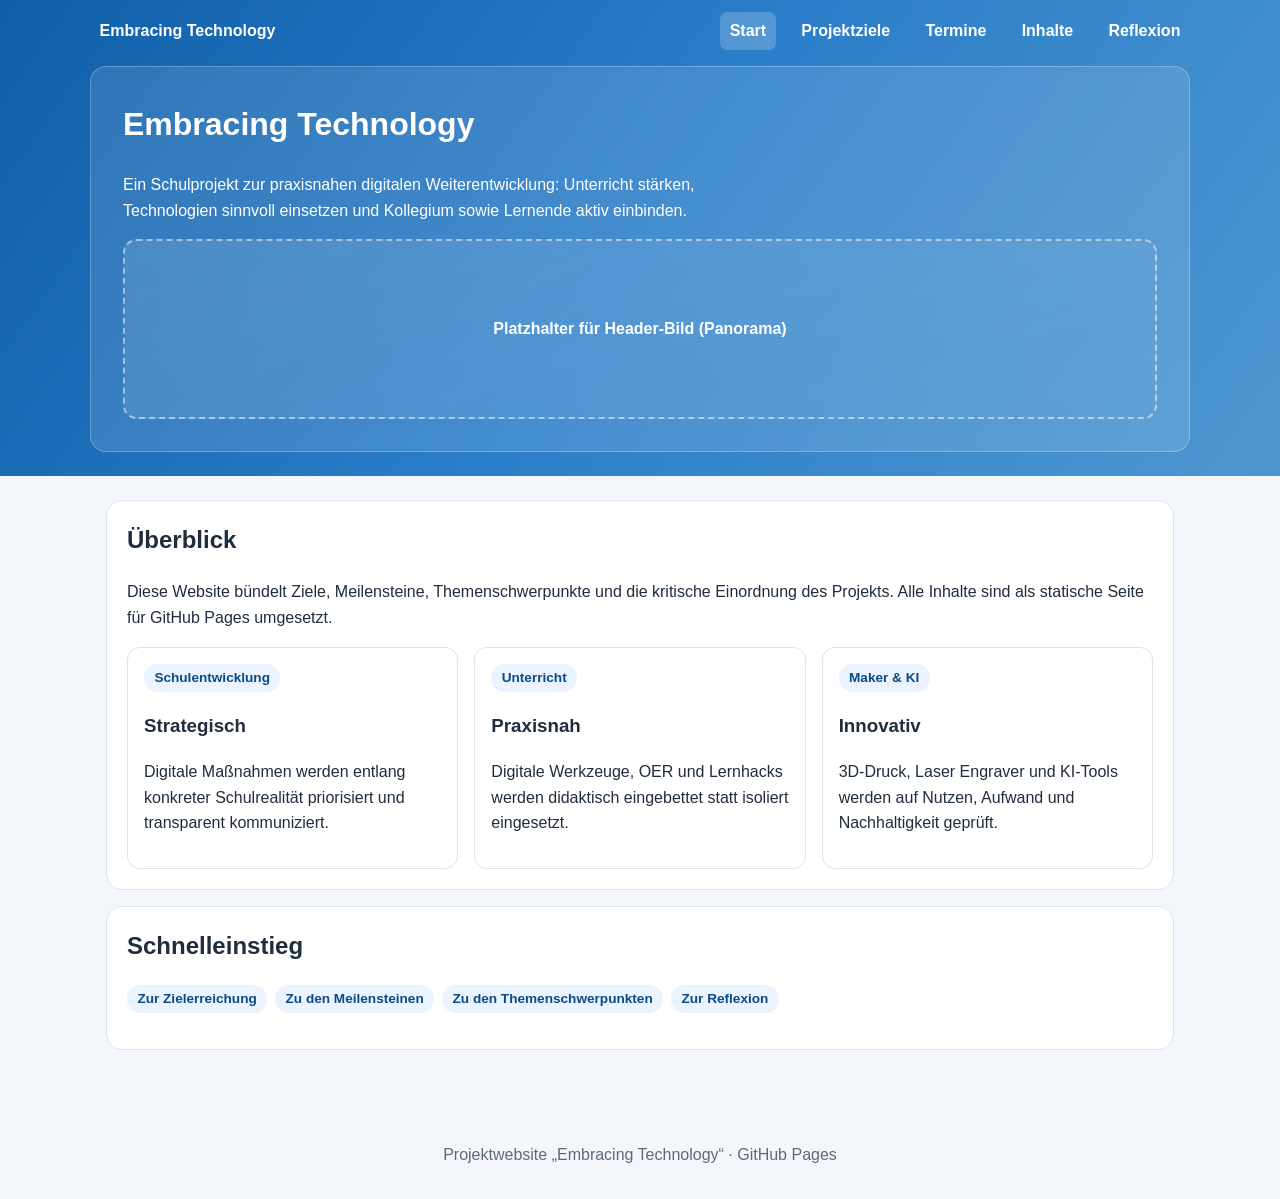
<file: index.html>
<!doctype html>
<html lang="de">
<head>
  <meta charset="utf-8">
  <meta name="viewport" content="width=device-width, initial-scale=1">
  <title>Embracing Technology – Startseite</title>
  <meta name="description" content="Projektwebsite Embracing Technology: Schulentwicklung, Unterricht und digitale Werkzeuge.">
  <link rel="stylesheet" href="assets/styles.css">
  <script defer src="assets/script.js"></script>
</head>
<body>
<a class="skip-link" href="#inhalt">Zum Inhalt springen</a>
<header class="site-header">
  <nav class="nav" aria-label="Hauptnavigation">
    <a class="brand" href="index.html">Embracing Technology</a>
    <a href="index.html" aria-current="page">Start</a>
    <a href="ziele.html">Projektziele</a>
    <a href="termine.html">Termine</a>
    <a href="inhalte.html">Inhalte</a>
    <a href="reflexion.html">Reflexion</a>
  </nav>
  <div class="hero">
    <h1>Embracing Technology</h1>
    <p>Ein Schulprojekt zur praxisnahen digitalen Weiterentwicklung: Unterricht stärken, Technologien sinnvoll einsetzen und Kollegium sowie Lernende aktiv einbinden.</p>
    <div class="hero-image-placeholder" role="img" aria-label="Platzhalter für breites Kopfbild mit Schulklasse, Technologie und Zusammenarbeit">Platzhalter für Header-Bild (Panorama)</div>
  </div>
</header>
<main id="inhalt">
  <section>
    <h2>Überblick</h2>
    <p>Diese Website bündelt Ziele, Meilensteine, Themenschwerpunkte und die kritische Einordnung des Projekts. Alle Inhalte sind als statische Seite für GitHub Pages umgesetzt.</p>
    <div class="grid cards">
      <article class="card">
        <span class="badge">Schulentwicklung</span>
        <h3>Strategisch</h3>
        <p>Digitale Maßnahmen werden entlang konkreter Schulrealität priorisiert und transparent kommuniziert.</p>
      </article>
      <article class="card">
        <span class="badge">Unterricht</span>
        <h3>Praxisnah</h3>
        <p>Digitale Werkzeuge, OER und Lernhacks werden didaktisch eingebettet statt isoliert eingesetzt.</p>
      </article>
      <article class="card">
        <span class="badge">Maker & KI</span>
        <h3>Innovativ</h3>
        <p>3D-Druck, Laser Engraver und KI-Tools werden auf Nutzen, Aufwand und Nachhaltigkeit geprüft.</p>
      </article>
    </div>
  </section>
  <section>
    <h2>Schnelleinstieg</h2>
    <div class="button-row" role="navigation" aria-label="Schnellnavigation">
      <a class="badge" href="ziele.html">Zur Zielerreichung</a>
      <a class="badge" href="termine.html">Zu den Meilensteinen</a>
      <a class="badge" href="inhalte.html">Zu den Themenschwerpunkten</a>
      <a class="badge" href="reflexion.html">Zur Reflexion</a>
    </div>
  </section>
</main>
<footer class="site-footer">Projektwebsite „Embracing Technology“ · GitHub Pages</footer>
</body>
</html>
</file>
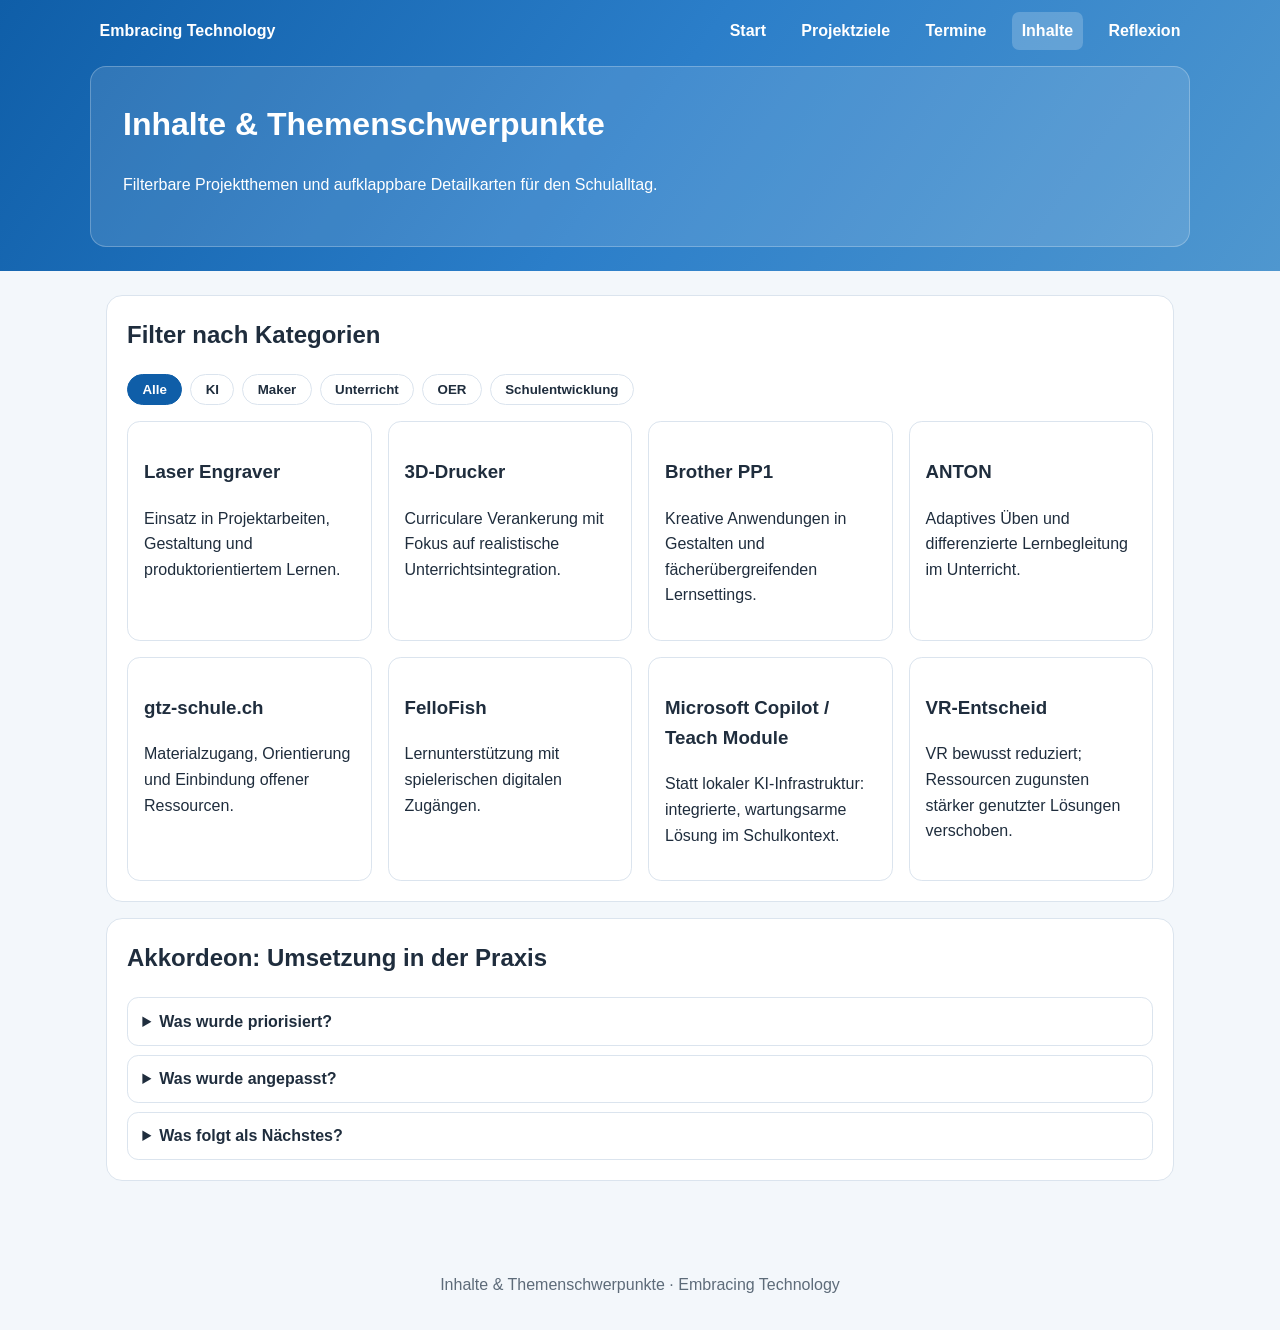
<file: inhalte.html>
<!doctype html>
<html lang="de">
<head>
  <meta charset="utf-8">
  <meta name="viewport" content="width=device-width, initial-scale=1">
  <title>Embracing Technology – Inhalte</title>
  <link rel="stylesheet" href="assets/styles.css">
  <script defer src="assets/script.js"></script>
</head>
<body>
<a class="skip-link" href="#inhalt">Zum Inhalt springen</a>
<header class="site-header">
  <nav class="nav" aria-label="Hauptnavigation">
    <a class="brand" href="index.html">Embracing Technology</a>
    <a href="index.html">Start</a>
    <a href="ziele.html">Projektziele</a>
    <a href="termine.html">Termine</a>
    <a href="inhalte.html" aria-current="page">Inhalte</a>
    <a href="reflexion.html">Reflexion</a>
  </nav>
  <div class="hero">
    <h1>Inhalte & Themenschwerpunkte</h1>
    <p>Filterbare Projektthemen und aufklappbare Detailkarten für den Schulalltag.</p>
  </div>
</header>
<main id="inhalt">
  <section>
    <h2>Filter nach Kategorien</h2>
    <div class="button-row" role="group" aria-label="Kategoriefilter">
      <button class="active" data-filter="alle" aria-pressed="true">Alle</button>
      <button data-filter="ki" aria-pressed="false">KI</button>
      <button data-filter="maker" aria-pressed="false">Maker</button>
      <button data-filter="unterricht" aria-pressed="false">Unterricht</button>
      <button data-filter="oer" aria-pressed="false">OER</button>
      <button data-filter="schulentwicklung" aria-pressed="false">Schulentwicklung</button>
    </div>

    <div class="grid cards">
      <article class="card" data-category="maker unterricht">
        <h3>Laser Engraver</h3>
        <p>Einsatz in Projektarbeiten, Gestaltung und produktorientiertem Lernen.</p>
      </article>
      <article class="card" data-category="maker unterricht">
        <h3>3D-Drucker</h3>
        <p>Curriculare Verankerung mit Fokus auf realistische Unterrichtsintegration.</p>
      </article>
      <article class="card" data-category="maker unterricht">
        <h3>Brother PP1</h3>
        <p>Kreative Anwendungen in Gestalten und fächerübergreifenden Lernsettings.</p>
      </article>
      <article class="card" data-category="unterricht ki">
        <h3>ANTON</h3>
        <p>Adaptives Üben und differenzierte Lernbegleitung im Unterricht.</p>
      </article>
      <article class="card" data-category="unterricht oer">
        <h3>gtz-schule.ch</h3>
        <p>Materialzugang, Orientierung und Einbindung offener Ressourcen.</p>
      </article>
      <article class="card" data-category="unterricht ki">
        <h3>FelloFish</h3>
        <p>Lernunterstützung mit spielerischen digitalen Zugängen.</p>
      </article>
      <article class="card" data-category="ki schulentwicklung unterricht">
        <h3>Microsoft Copilot / Teach Module</h3>
        <p>Statt lokaler KI-Infrastruktur: integrierte, wartungsarme Lösung im Schulkontext.</p>
      </article>
      <article class="card" data-category="schulentwicklung maker">
        <h3>VR-Entscheid</h3>
        <p>VR bewusst reduziert; Ressourcen zugunsten stärker genutzter Lösungen verschoben.</p>
      </article>
    </div>
  </section>

  <section>
    <h2>Akkordeon: Umsetzung in der Praxis</h2>
    <details><summary>Was wurde priorisiert?</summary><p>Werkzeuge mit niedriger Einstiegshürde, hoher Nutzungswahrscheinlichkeit und direktem Unterrichtsbezug.</p></details>
    <details><summary>Was wurde angepasst?</summary><p>Geplante lokale KI- und VR-Schwerpunkte wurden zugunsten integrierter und realistisch betreibbarer Lösungen verändert.</p></details>
    <details><summary>Was folgt als Nächstes?</summary><p>Weiterer OER-Ausbau, strukturierteres Feedback sowie konsolidierte Teamdokumentation.</p></details>
  </section>
</main>
<footer class="site-footer">Inhalte & Themenschwerpunkte · Embracing Technology</footer>
</body>
</html>
</file>
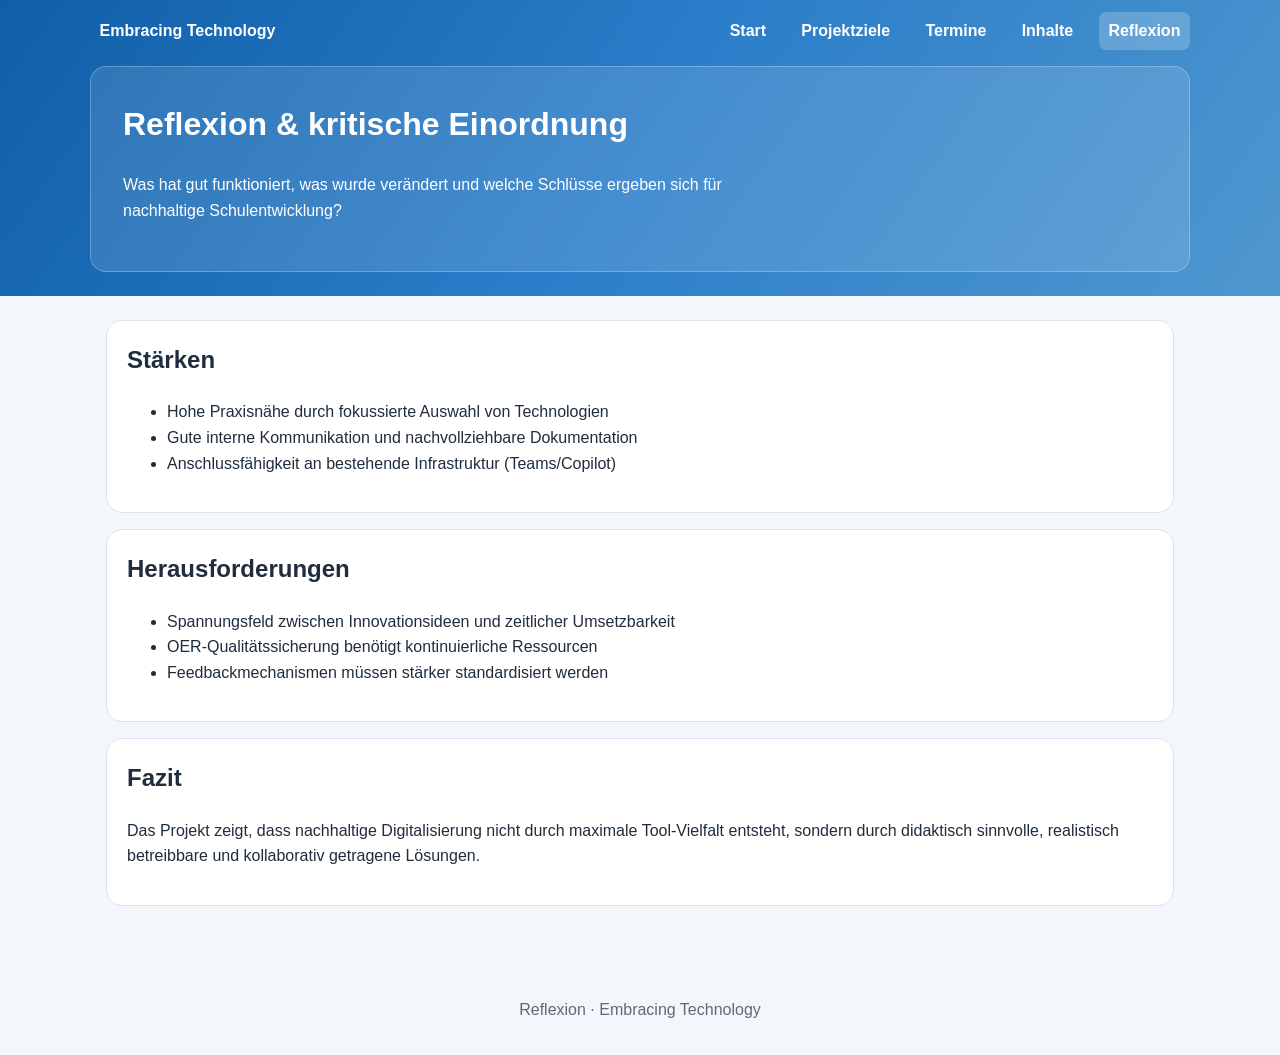
<file: reflexion.html>
<!doctype html>
<html lang="de">
<head>
  <meta charset="utf-8">
  <meta name="viewport" content="width=device-width, initial-scale=1">
  <title>Embracing Technology – Reflexion</title>
  <link rel="stylesheet" href="assets/styles.css">
  <script defer src="assets/script.js"></script>
</head>
<body>
<a class="skip-link" href="#inhalt">Zum Inhalt springen</a>
<header class="site-header">
  <nav class="nav" aria-label="Hauptnavigation">
    <a class="brand" href="index.html">Embracing Technology</a>
    <a href="index.html">Start</a>
    <a href="ziele.html">Projektziele</a>
    <a href="termine.html">Termine</a>
    <a href="inhalte.html">Inhalte</a>
    <a href="reflexion.html" aria-current="page">Reflexion</a>
  </nav>
  <div class="hero">
    <h1>Reflexion & kritische Einordnung</h1>
    <p>Was hat gut funktioniert, was wurde verändert und welche Schlüsse ergeben sich für nachhaltige Schulentwicklung?</p>
  </div>
</header>
<main id="inhalt">
  <section>
    <h2>Stärken</h2>
    <ul>
      <li>Hohe Praxisnähe durch fokussierte Auswahl von Technologien</li>
      <li>Gute interne Kommunikation und nachvollziehbare Dokumentation</li>
      <li>Anschlussfähigkeit an bestehende Infrastruktur (Teams/Copilot)</li>
    </ul>
  </section>
  <section>
    <h2>Herausforderungen</h2>
    <ul>
      <li>Spannungsfeld zwischen Innovationsideen und zeitlicher Umsetzbarkeit</li>
      <li>OER-Qualitätssicherung benötigt kontinuierliche Ressourcen</li>
      <li>Feedbackmechanismen müssen stärker standardisiert werden</li>
    </ul>
  </section>
  <section>
    <h2>Fazit</h2>
    <p>Das Projekt zeigt, dass nachhaltige Digitalisierung nicht durch maximale Tool-Vielfalt entsteht, sondern durch didaktisch sinnvolle, realistisch betreibbare und kollaborativ getragene Lösungen.</p>
  </section>
</main>
<footer class="site-footer">Reflexion · Embracing Technology</footer>
</body>
</html>
</file>
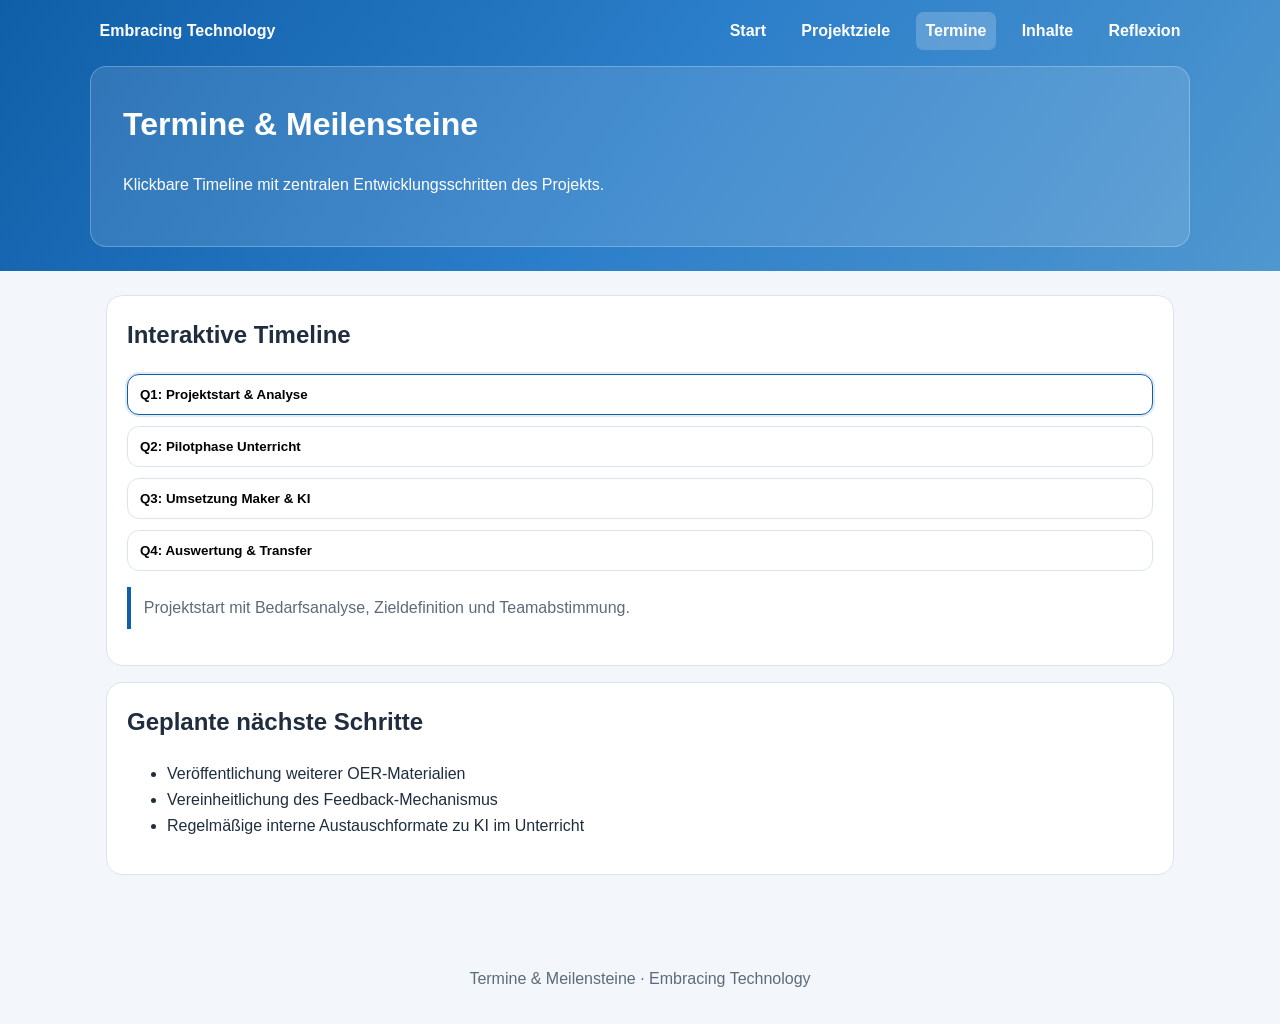
<file: termine.html>
<!doctype html>
<html lang="de">
<head>
  <meta charset="utf-8">
  <meta name="viewport" content="width=device-width, initial-scale=1">
  <title>Embracing Technology – Termine & Meilensteine</title>
  <link rel="stylesheet" href="assets/styles.css">
  <script defer src="assets/script.js"></script>
</head>
<body>
<a class="skip-link" href="#inhalt">Zum Inhalt springen</a>
<header class="site-header">
  <nav class="nav" aria-label="Hauptnavigation">
    <a class="brand" href="index.html">Embracing Technology</a>
    <a href="index.html">Start</a>
    <a href="ziele.html">Projektziele</a>
    <a href="termine.html" aria-current="page">Termine</a>
    <a href="inhalte.html">Inhalte</a>
    <a href="reflexion.html">Reflexion</a>
  </nav>
  <div class="hero">
    <h1>Termine & Meilensteine</h1>
    <p>Klickbare Timeline mit zentralen Entwicklungsschritten des Projekts.</p>
  </div>
</header>
<main id="inhalt">
  <section>
    <h2>Interaktive Timeline</h2>
    <div class="timeline">
      <button class="active" data-milestone aria-pressed="true" data-detail="Projektstart mit Bedarfsanalyse, Zieldefinition und Teamabstimmung.">Q1: Projektstart & Analyse</button>
      <button data-milestone aria-pressed="false" data-detail="Umfrage, Datenschutzfokus und erste Unterrichtserprobungen mit digitalen Werkzeugen.">Q2: Pilotphase Unterricht</button>
      <button data-milestone aria-pressed="false" data-detail="Vertiefung Maker-Themen (3D-Druck, Laser), Fokus auf umsetzbare Schulrealität.">Q3: Umsetzung Maker & KI</button>
      <button data-milestone aria-pressed="false" data-detail="Reflexion, Zielanpassung, Dokumentation und Transfer in die Schulentwicklung.">Q4: Auswertung & Transfer</button>
    </div>
    <p class="timeline-content" data-milestone-text>Projektstart mit Bedarfsanalyse, Zieldefinition und Teamabstimmung.</p>
  </section>

  <section>
    <h2>Geplante nächste Schritte</h2>
    <ul>
      <li>Veröffentlichung weiterer OER-Materialien</li>
      <li>Vereinheitlichung des Feedback-Mechanismus</li>
      <li>Regelmäßige interne Austauschformate zu KI im Unterricht</li>
    </ul>
  </section>
</main>
<footer class="site-footer">Termine & Meilensteine · Embracing Technology</footer>
</body>
</html>
</file>
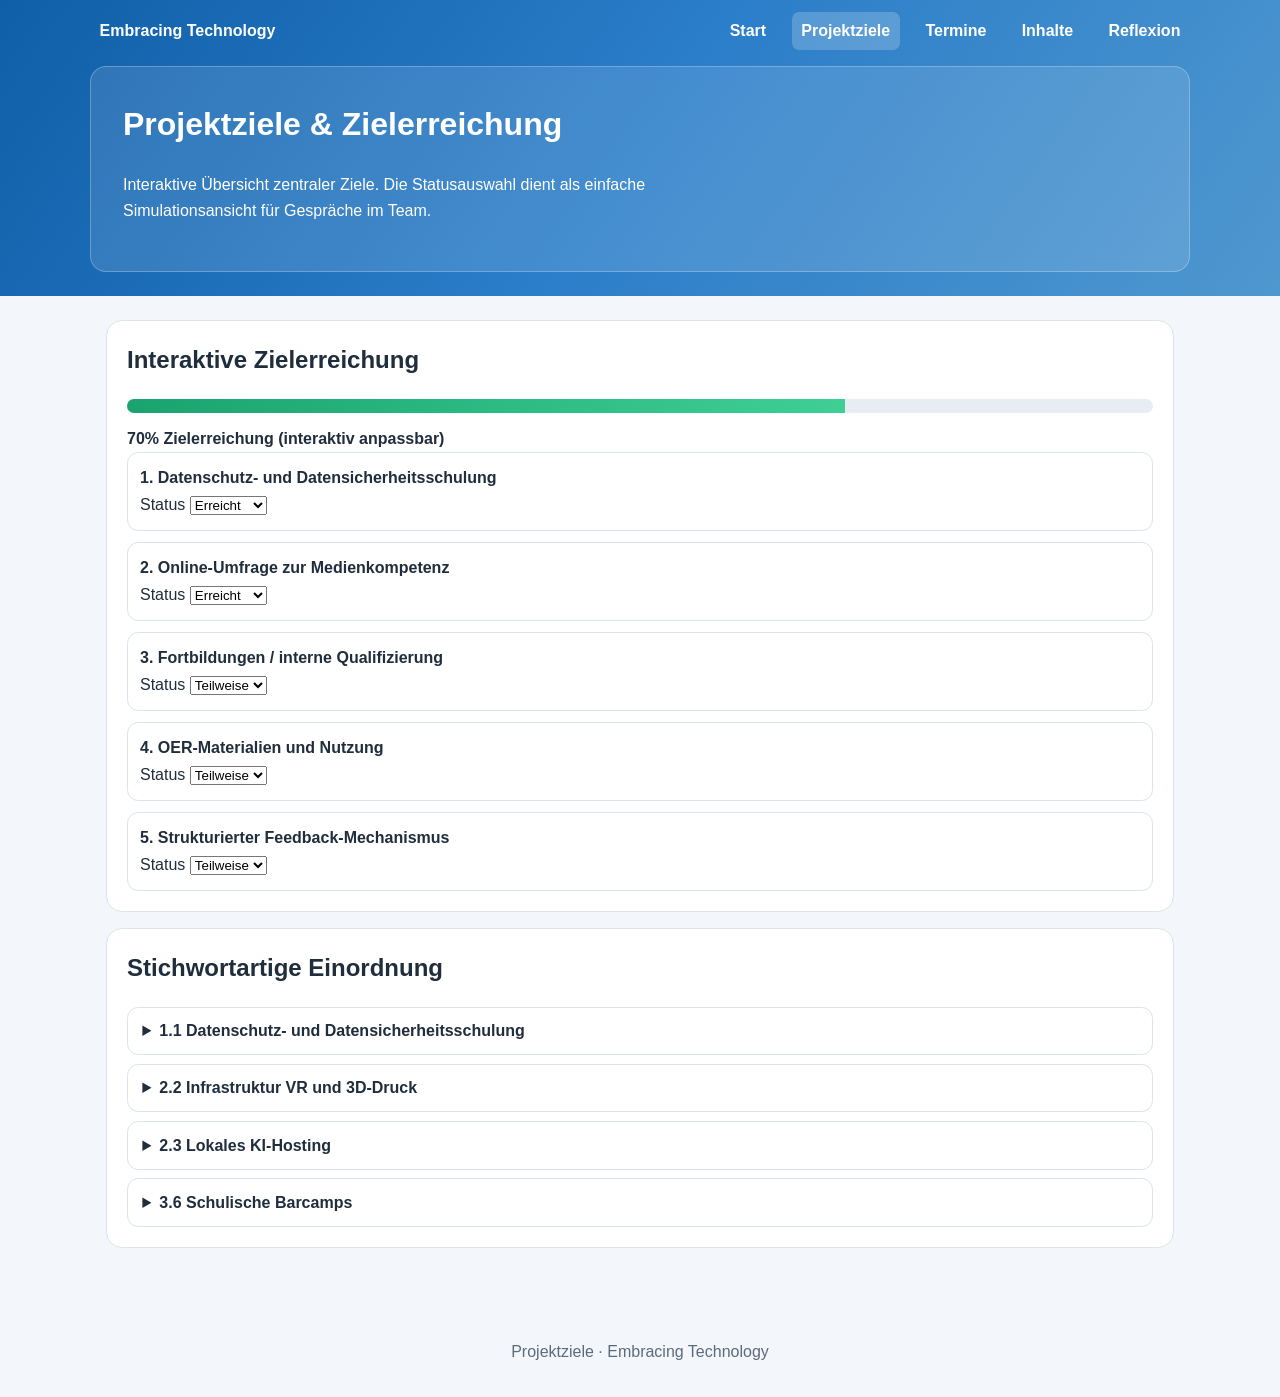
<file: ziele.html>
<!doctype html>
<html lang="de">
<head>
  <meta charset="utf-8">
  <meta name="viewport" content="width=device-width, initial-scale=1">
  <title>Embracing Technology – Projektziele</title>
  <link rel="stylesheet" href="assets/styles.css">
  <script defer src="assets/script.js"></script>
</head>
<body>
<a class="skip-link" href="#inhalt">Zum Inhalt springen</a>
<header class="site-header">
  <nav class="nav" aria-label="Hauptnavigation">
    <a class="brand" href="index.html">Embracing Technology</a>
    <a href="index.html">Start</a>
    <a href="ziele.html" aria-current="page">Projektziele</a>
    <a href="termine.html">Termine</a>
    <a href="inhalte.html">Inhalte</a>
    <a href="reflexion.html">Reflexion</a>
  </nav>
  <div class="hero">
    <h1>Projektziele & Zielerreichung</h1>
    <p>Interaktive Übersicht zentraler Ziele. Die Statusauswahl dient als einfache Simulationsansicht für Gespräche im Team.</p>
  </div>
</header>
<main id="inhalt">
  <section>
    <h2>Interaktive Zielerreichung</h2>
    <div class="progress-wrap">
      <div class="progress-track" aria-hidden="true"><div class="progress-fill" data-progress-fill></div></div>
      <strong data-progress-label>0% Zielerreichung</strong>
    </div>
    <div class="goal-list" data-goals>
      <div class="goal-item"><strong>1. Datenschutz- und Datensicherheitsschulung</strong><br><label for="goal-1">Status</label> <select id="goal-1"><option value="erreicht" selected>Erreicht</option><option value="teilweise">Teilweise</option><option value="offen">Offen</option></select></div>
      <div class="goal-item"><strong>2. Online-Umfrage zur Medienkompetenz</strong><br><label for="goal-2">Status</label> <select id="goal-2"><option value="erreicht" selected>Erreicht</option><option value="teilweise">Teilweise</option><option value="offen">Offen</option></select></div>
      <div class="goal-item"><strong>3. Fortbildungen / interne Qualifizierung</strong><br><label for="goal-3">Status</label> <select id="goal-3"><option value="teilweise" selected>Teilweise</option><option value="erreicht">Erreicht</option><option value="offen">Offen</option></select></div>
      <div class="goal-item"><strong>4. OER-Materialien und Nutzung</strong><br><label for="goal-4">Status</label> <select id="goal-4"><option value="teilweise" selected>Teilweise</option><option value="erreicht">Erreicht</option><option value="offen">Offen</option></select></div>
      <div class="goal-item"><strong>5. Strukturierter Feedback-Mechanismus</strong><br><label for="goal-5">Status</label> <select id="goal-5"><option value="teilweise" selected>Teilweise</option><option value="erreicht">Erreicht</option><option value="offen">Offen</option></select></div>
    </div>
  </section>

  <section>
    <h2>Stichwortartige Einordnung</h2>
    <details><summary>1.1 Datenschutz- und Datensicherheitsschulung</summary><p><strong>Erreicht.</strong> Schulung umgesetzt und dokumentiert. Grundlage für sicheren Umgang mit digitalen Werkzeugen geschaffen.</p></details>
    <details><summary>2.2 Infrastruktur VR und 3D-Druck</summary><p><strong>Teilweise erreicht / angepasst.</strong> 3D-Druck fortgeführt, VR-Hardware nicht erweitert. Ressourcen in besser nutzbare Lösungen verschoben.</p></details>
    <details><summary>2.3 Lokales KI-Hosting</summary><p><strong>Geändert.</strong> Statt lokaler Infrastruktur wird Microsoft 365 / Copilot genutzt: schneller, wartungsärmer, besser integrierbar.</p></details>
    <details><summary>3.6 Schulische Barcamps</summary><p><strong>Nicht erreicht / verschoben.</strong> Hoher Organisationsaufwand; Fokus auf direkt umsetzbare Formate.</p></details>
  </section>
</main>
<footer class="site-footer">Projektziele · Embracing Technology</footer>
</body>
</html>
</file>
<file: assets/styles.css>
:root {
  --bg: #f3f7fb;
  --surface: #ffffff;
  --primary: #0f5ea8;
  --primary-dark: #0b4a84;
  --accent: #1aa36f;
  --text: #1f2d3d;
  --muted: #5d6b79;
  --border: #dbe4ee;
}

* { box-sizing: border-box; }
body {
  margin: 0;
  font-family: Inter, "Segoe UI", Roboto, Arial, sans-serif;
  color: var(--text);
  background: var(--bg);
  line-height: 1.6;
}

a { color: var(--primary); text-decoration: none; }
a:hover, a:focus-visible { text-decoration: underline; }

.skip-link {
  position: absolute;
  left: -9999px;
}
.skip-link:focus {
  left: 1rem;
  top: 1rem;
  background: #fff;
  padding: 0.5rem 0.75rem;
  border-radius: 0.5rem;
  border: 1px solid var(--border);
  z-index: 1000;
}

.site-header {
  background: linear-gradient(125deg, #0f5ea8, #2b7ec9 50%, #4f97cf);
  color: #fff;
  padding: 0.75rem 1rem 1.5rem;
}

.nav {
  max-width: 1100px;
  margin: 0 auto;
  display: flex;
  flex-wrap: wrap;
  align-items: center;
  gap: 0.5rem 1rem;
}
.nav .brand {
  font-weight: 700;
  margin-right: auto;
  color: #fff;
}
.nav a {
  color: #fff;
  font-weight: 600;
  padding: 0.4rem 0.6rem;
  border-radius: 0.45rem;
}
.nav a[aria-current="page"],
.nav a:hover,
.nav a:focus-visible {
  background: rgba(255, 255, 255, 0.2);
  text-decoration: none;
}

.hero {
  max-width: 1100px;
  margin: 1rem auto 0;
  background: rgba(255, 255, 255, 0.12);
  border: 1px solid rgba(255, 255, 255, 0.25);
  border-radius: 1rem;
  padding: 2rem;
}
.hero h1 { margin-top: 0; font-size: clamp(1.7rem, 2.5vw, 2.5rem); }
.hero p { max-width: 70ch; }
.hero-image-placeholder {
  margin-top: 1rem;
  min-height: 180px;
  border-radius: 0.85rem;
  border: 2px dashed rgba(255, 255, 255, 0.5);
  display: grid;
  place-items: center;
  background: linear-gradient(160deg, rgba(255,255,255,0.12), rgba(255,255,255,0.02));
  font-weight: 600;
}

main {
  max-width: 1100px;
  margin: 1.5rem auto;
  padding: 0 1rem 2rem;
}

section {
  background: var(--surface);
  border: 1px solid var(--border);
  border-radius: 1rem;
  padding: 1.25rem;
  margin-bottom: 1rem;
}

h2 { margin-top: 0; }

.grid {
  display: grid;
  gap: 1rem;
}
.grid.cards {
  grid-template-columns: repeat(auto-fit, minmax(230px, 1fr));
}
.card {
  border: 1px solid var(--border);
  border-radius: 0.8rem;
  padding: 1rem;
  background: #fff;
}
.badge {
  display: inline-block;
  border-radius: 999px;
  padding: 0.2rem 0.65rem;
  background: #eaf3ff;
  color: var(--primary-dark);
  font-size: 0.85rem;
  font-weight: 600;
}

.button-row {
  display: flex;
  flex-wrap: wrap;
  gap: 0.5rem;
  margin-bottom: 1rem;
}
.button-row button {
  border: 1px solid var(--border);
  background: #fff;
  color: var(--text);
  border-radius: 999px;
  padding: 0.45rem 0.9rem;
  cursor: pointer;
  font-weight: 600;
}
.button-row button.active,
.button-row button:hover,
.button-row button:focus-visible {
  background: var(--primary);
  color: #fff;
  border-color: var(--primary);
}

details {
  border: 1px solid var(--border);
  border-radius: 0.7rem;
  padding: 0.65rem 0.9rem;
  background: #fff;
}
details + details { margin-top: 0.55rem; }
summary {
  cursor: pointer;
  font-weight: 700;
}

.progress-wrap {
  display: grid;
  gap: 0.8rem;
}
.progress-track {
  width: 100%;
  height: 14px;
  border-radius: 999px;
  background: #e8edf4;
  overflow: hidden;
}
.progress-fill {
  height: 100%;
  background: linear-gradient(90deg, var(--accent), #3fcf95);
  transition: width 0.25s ease;
}

.goal-list {
  display: grid;
  gap: 0.7rem;
}
.goal-item {
  border: 1px solid var(--border);
  border-radius: 0.7rem;
  padding: 0.75rem;
  background: #fff;
}
.goal-item select {
  margin-top: 0.35rem;
}

.timeline {
  display: grid;
  gap: 0.7rem;
}
.timeline button {
  width: 100%;
  text-align: left;
  border: 1px solid var(--border);
  border-radius: 0.75rem;
  background: #fff;
  padding: 0.75rem;
  cursor: pointer;
  font-weight: 700;
}
.timeline button.active {
  border-color: var(--primary);
  box-shadow: 0 0 0 2px rgba(15, 94, 168, 0.12);
}
.timeline-content {
  border-left: 4px solid var(--primary);
  padding: 0.5rem 0 0.5rem 0.8rem;
  color: var(--muted);
}

.site-footer {
  text-align: center;
  padding: 1.2rem 1rem 2rem;
  color: var(--muted);
}

@media (max-width: 640px) {
  .hero { padding: 1.2rem; }
}
</file>
